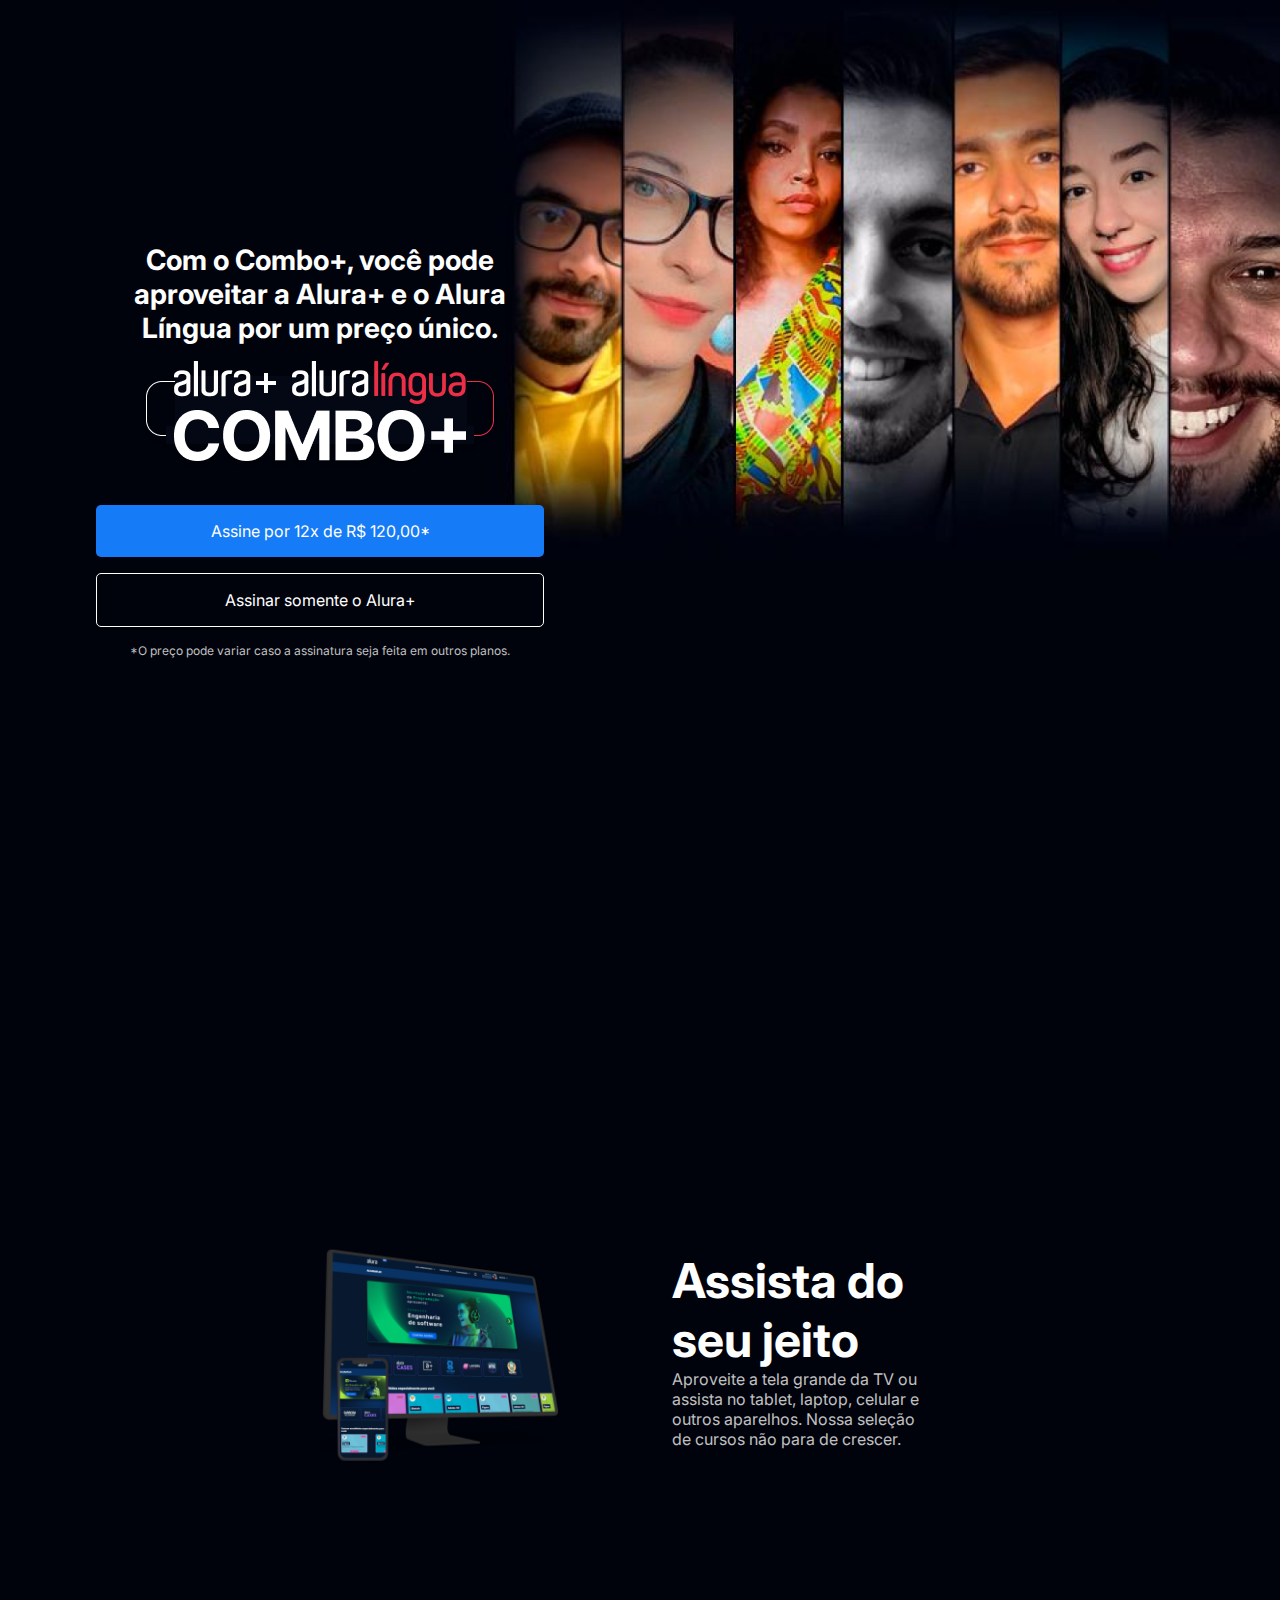
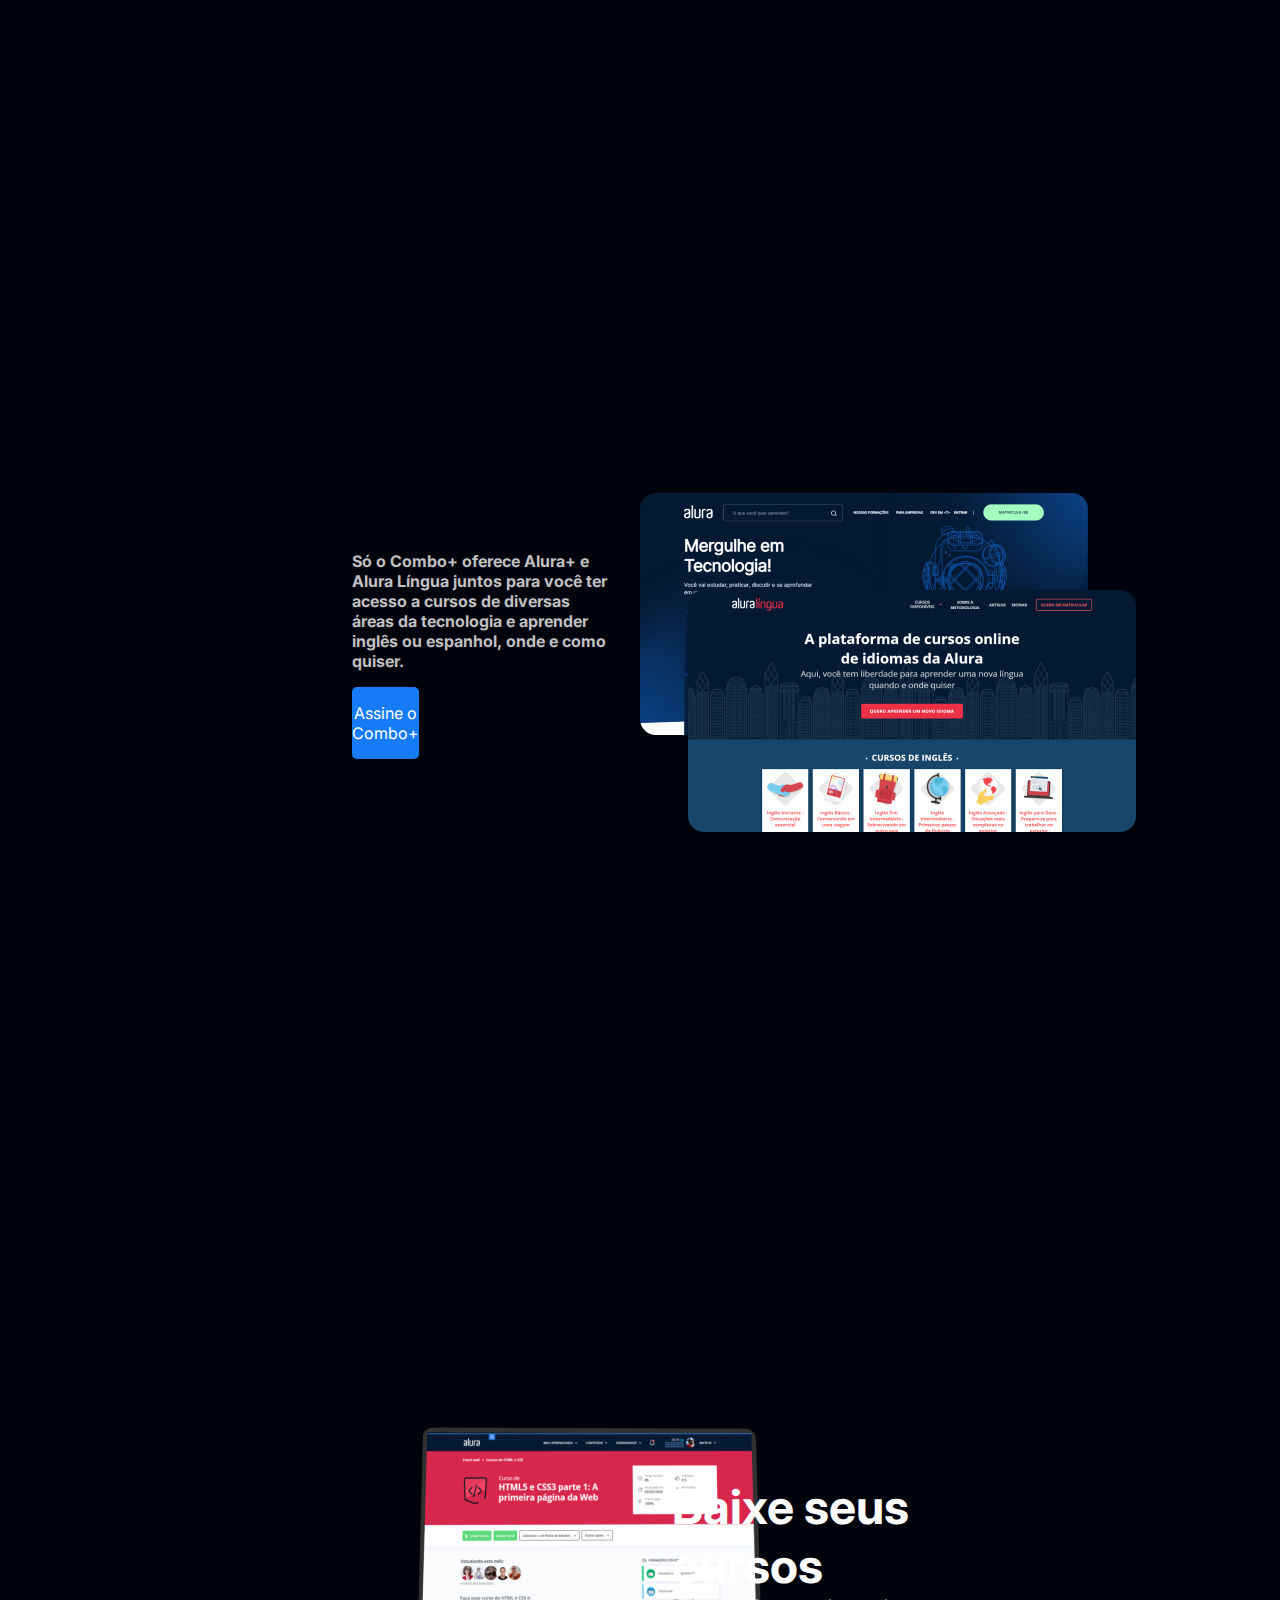
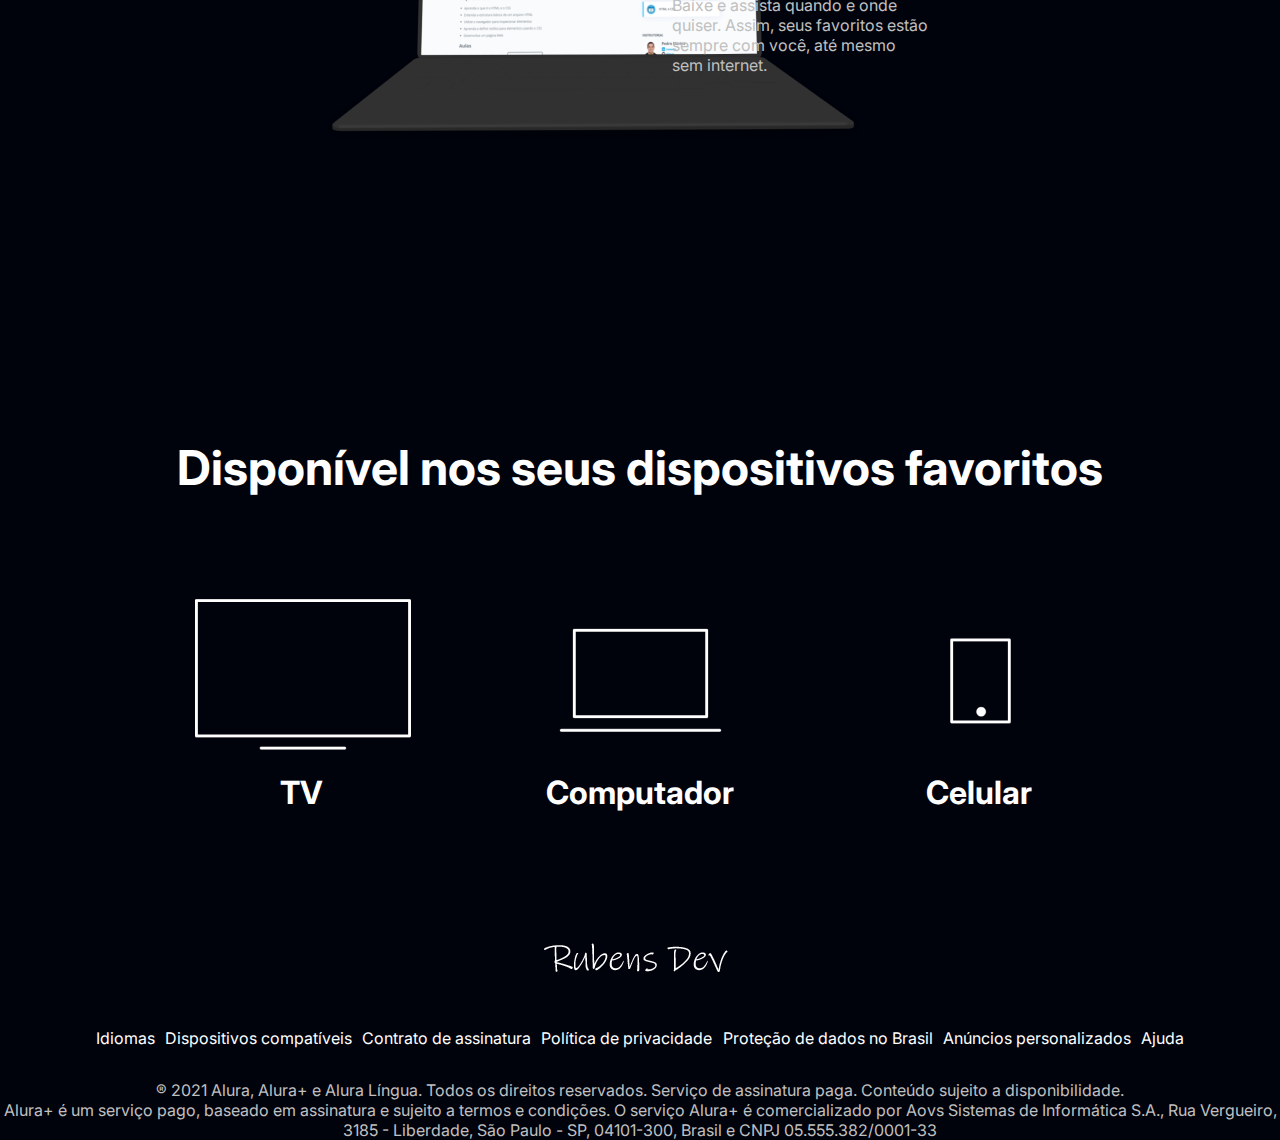
<file: index.html>
<!DOCTYPE html>
<html lang="pr-br">

<head>
    <meta charset="UTF-8">
    <meta name="viewport" content="width=device-width, initial-scale=1.0">
    <title>Alura Plus</title>
    <link rel="stylesheet" href="./styles/styles.css">
</head>

<body>


    <section class="container principal">
        <div class="container__caixa">
            <h1 class="container__titulo"> Com o Combo+, você pode aproveitar a Alura+ e o Alura Língua por um preço
                único. </h1>
            <img src="assets/Combo.png" alt="O combo alura+ é a junção da alura + aluralingua!"
                class="container__imagem">
            <a class="botao_assinatura_combo" href="manutencao.html"> Assine por 12x de R$ 120,00* </a>
            <a class="botao_assinatura_combo botao_aluraplus" href="manutencao.html"> Assinar somente o Alura+ </a>
            <p class="container__aviso">*O preço pode variar caso a assinatura seja feita em outros planos.</p>
        </div>
    </section>


    <section class="container secundario">
        <img src="/assets/Plataformas.png" alt="Um monitor e um celular" class="secundario__imagem">
        <div class="container__descricao">
            <h2 class="descricao__titulo">Assista do seu jeito</h2>
            <p class="descricao__texto">Aproveite a tela grande da TV ou assista no tablet, laptop, celular e outros
                aparelhos. Nossa seleção de cursos não para de crescer.</p>
        </div>
    </section>


    <section class="container secundario">
        <div class="container__descricao">
            <h2 class="descricao__texto">Só o Combo+ oferece Alura+ e Alura Língua juntos para você ter acesso a cursos
                de diversas áreas da tecnologia e aprender inglês ou espanhol, onde e como quiser.</h2>
            <a class="botao_assinatura_combo botao_tres" href="manutencao.html"> Assine o Combo+ </a>
        </div>
        <img src="/assets/Telas.png" alt="telas da alura" class="tres__imagem">
    </section>

    <section class="container secundario">
        <img src="/assets/Notebook.png" alt="Notebook no site da alura" class="tres__imagem">
        <div class="container__descricao">
            <h2 class="descricao__titulo">Baixe seus cursos</h2>
            <p class="descricao__texto"> Baixe e assista quando e onde quiser. Assim, seus favoritos estão sempre com
                você, até mesmo sem internet. </p>
        </div>

    </section>
    <section class="dispositivos">
        <h2 class="dispositivos_titulo">Disponível nos seus dispositivos favoritos</h2>
        <ul class="dispositivos_lista">
            <li>
                <img src="/assets/tv.png" alt="icone de tv">
                <h3 class="lista_item">TV</h3>
            </li>
            <li>
                <img src="/assets/computador.png" alt="icone de tv">
                <h3 class="lista_item">Computador</h3>
            </li>
            <li>
                <img src="/assets/celular.png" alt="icone de tv">
                <h3 class="lista_item">Celular</h3>
            </li>
        </ul>
    </section>
  <footer class="rodape">
    <img src="/assets/Logo.png" alt="logo do rubens dev" class="rodape_logo">
    <ul class="rodape_lista">
        <li class="lista_link">
            <a class="rodape_texto" href="manutencao.html">Idiomas</a>
        </li>
        <li class="lista_link">
            <a class="rodape_texto" href="manutencao.html">Dispositivos compatíveis</a>
        </li>
        <li class="lista_link">
            <a class="rodape_texto" href="manutencao.html">Contrato de assinatura</a>
        </li>
        <li class="lista_link">
            <a class="rodape_texto" href="manutencao.html">Política de privacidade</a>
        </li>
        <li class="lista_link">
            <a class="rodape_texto" href="manutencao.html">Proteção de dados no Brasil</a>
        </li>
        <li class="lista_link">
            <a class="rodape_texto" href="manutencao.html">Anúncios personalizados</a>
        </li>
        <li class="lista_link">
            <a class="rodape_texto" href="manutencao.html">Ajuda</a>
        </li>
    </ul>
    <p class="rodape_texto_direitos">® 2021 Alura, Alura+ e Alura Língua. Todos os direitos reservados. Serviço de assinatura paga. Conteúdo sujeito a disponibilidade.</p>
    <p class="rodape_texto_direitos">Alura+ é um serviço pago, baseado em assinatura e sujeito a termos e condições. O serviço Alura+ é comercializado por Aovs Sistemas de Informática S.A., Rua Vergueiro, 3185 - Liberdade, São Paulo - SP, 04101-300, Brasil e CNPJ 05.555.382/0001-33</p>
  </footer>
</body>

</html>
</file>
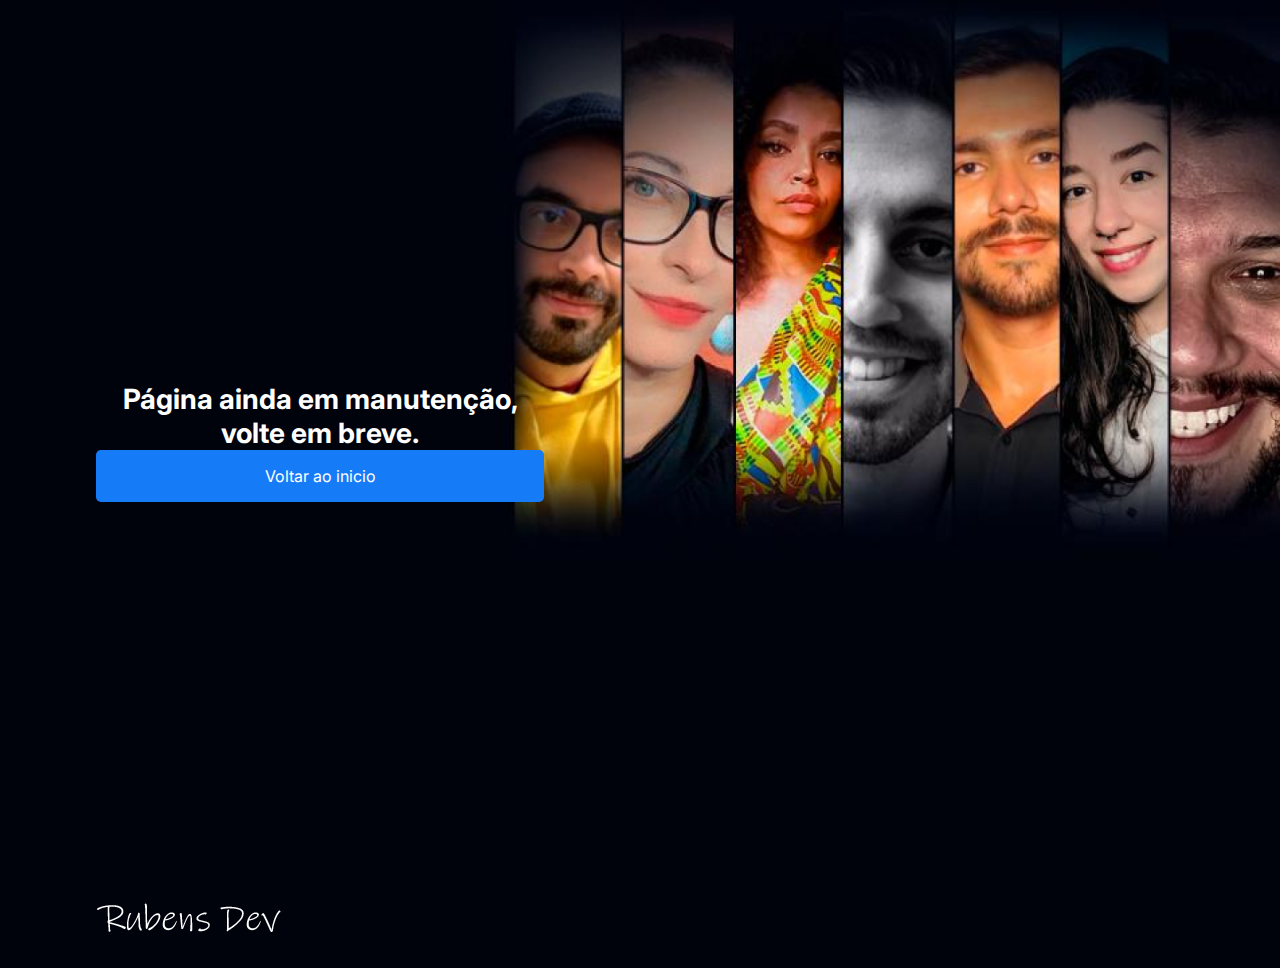
<file: manutencao.html>
<!DOCTYPE html>
<html lang="en">
<head>
    <meta charset="UTF-8">
    <meta name="viewport" content="width=device-width, initial-scale=1.0">
    <link rel="stylesheet" href="./styles/styles.css">
    <title>Pagina em manutencão</title>
</head>

<body>
    <section class="container principal">
        <div class="container__caixa">
            <h1 class="container__titulo"> Página ainda em manutenção, volte em breve. </h1>
            <a class="botao_assinatura_combo" href="index.html"> Voltar ao inicio </a>
        </div>
    </section>

</body>
<footer>
    <img class="rodape_lista" src="/assets/Logo.png" alt="rubens dev">
</footer>

</html>
</file>
<file: styles/styles.css>
@import url('https://fonts.googleapis.com/css2?family=Inter:wght@400;700&family=Montserrat:wght@400;600&display=swap');

:root {
    --background-color: #00030C;
    --branco-principal: #FFFFFF;
    --cinza-secundario: #C0C0C0;
    --button-color: #167BF7;
    -button-principal-selecionado: #0f5bb9;
    --fonte-geral: 'Inter', sans-serif;
}

body {
    background-color: var(--background-color);
    color: var(--branco-principal);
    font-family: var(--fonte-geral);
    font-size: 1rem;
    font-weight: 400;
}

* {
    margin: 0;
    padding: 0;
}

.principal {
    background-image: url("/assets/Background.png");
    background-size: contain;
    background-repeat: no-repeat;
    align-items: center;
    text-align: center;
}

.container {
    height: 100vh;
    display: grid;
    grid-template-columns: 50% 50%;
}

.container__titulo {
    font-size: 1.75rem;
    font-weight: 700;

}

.botao_assinatura_combo {
    display: block;
    border-radius: 5px;
    background-color: var(--button-color);
    color: var(--branco-principal);
    align-items: center;
    justify-content: center;
    padding: 16.0px 0;
    gap: 16px;
    font-family: var(--fonte-geral);
    font-size: 1.0rem;
    text-align: center;
    margin-bottom: 1em;
    text-decoration: none;
}

.botao_assinatura_combo:hover {
    background-color: #0f5bb9;
    border: 2px solid var(--button_principal-selecionado);
    font-weight: 700;
}

.botao_aluraplus {
    background-color: transparent;
    border: 1px solid var(--branco-principal);
}

.botao_aluraplus:hover {
    background-color: transparent;
    border: 1px solid var(--branco-principal);
    font-weight: 700;
}

.container__aviso {
    font-family: var(--fonte-geral);
    color: var(--cinza-secundario);
    font-size: 0.75rem;
}

.container__imagem {
    margin: 1em 0 2em 0;
    zoom: 1;
}

.container__caixa {
    margin: 0 6em;
}

.secundario__imagem {
    width: 75%;
}

.secundario {
    align-items: center;
    margin: 0 20em;
    margin-bottom: 0.8em;
}

.descricao__titulo {
    font-size: 3rem;
    font-weight: 700;
    color: var(--branco-principal);
}

.descricao__texto {
    font-size: 1rem;
    color: var(--cinza-secundario);
}

.botao_tres {
    width: 26%;
    margin-top: 1em;
}
.container__descricao{
    padding: 2em;
}
.dispositivos{
    text-align: center;
}
.dispositivos_lista{
    display:flex;
    justify-content: center;
    list-style-type: none;
    margin: 5em 0;

}
.dispositivos_titulo{
    font-size: 3rem;
    color:var(--branco-principal)
}
.lista_item{
    font-size: 2rem;
    color:var(--branco-principal)
    
}
.rodape{
    text-align: center;
}
.rodape_lista{
    display:flex;
    justify-content: space-between;
    list-style-type: none;
    margin: 0 6em 2em;
}
.rodape_texto{
    font-size:1rem;
    text-decoration: none;
    color:var(--branco-principal);
}
.rodape_texto:hover{
 color:var(--button-color);
 font-weight: 700;

}
.rodape_texto_direitos{
    color:var(--cinza-secundario);
}
.rodape_logo{
    margin: 3em;
}
</file>
